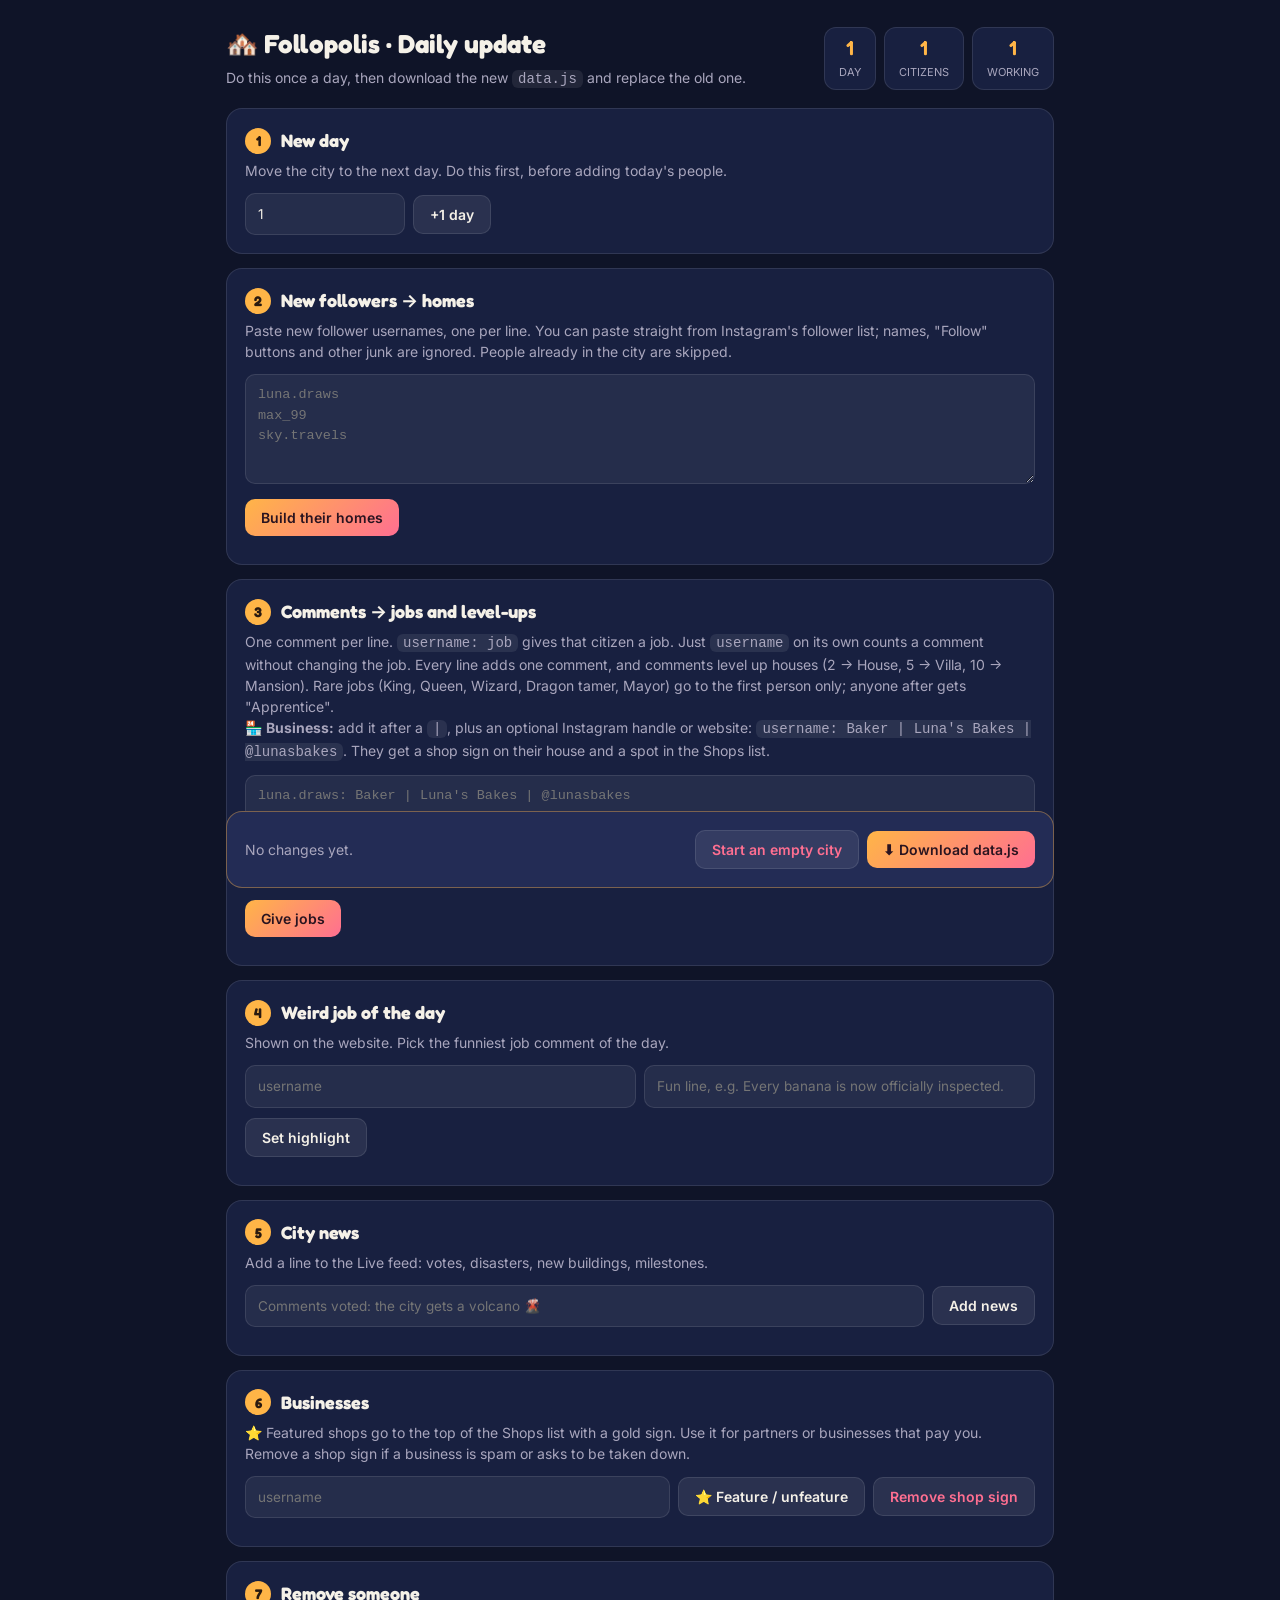
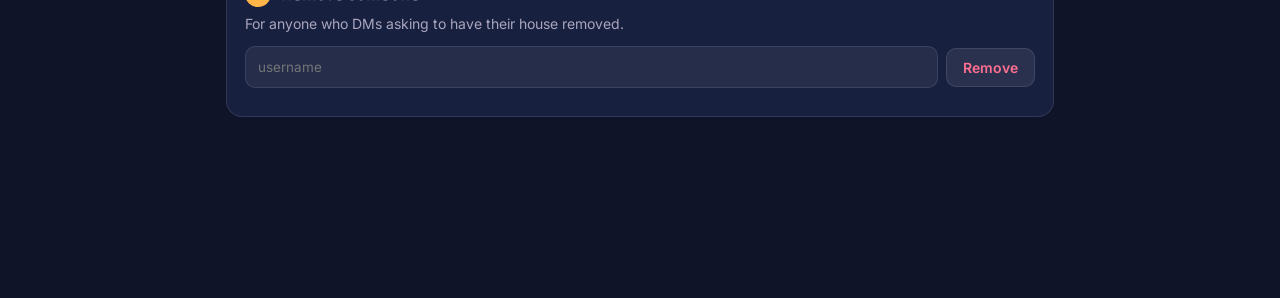
<file: admin.html>
<!doctype html>
<html lang="en">
<head>
  <meta charset="utf-8">
  <meta name="viewport" content="width=device-width, initial-scale=1">
  <meta name="robots" content="noindex">
  <link rel="icon" type="image/svg+xml" href="img/logo.svg">
  <title>City Admin</title>
  <link href="https://fonts.googleapis.com/css2?family=Fredoka:wght@500;600;700&family=Inter:wght@400;500;600&display=swap" rel="stylesheet">
  <script>
    // always load fresh copies so daily updates show up straight away
    for (const f of ['config', 'jobs', 'data']) document.write(`<script src="js/${f}.js?v=${Date.now()}"><\/script>`);
  </script>
  <style>
    :root { --bg: #0f1428; --card: #182040; --line: rgba(255,255,255,.1); --text: #f5f1e8; --muted: #a9a6bd; --accent: #ffb547; --pink: #ff6f91; --ok: #7ddc8a; }
    * { box-sizing: border-box; }
    [hidden] { display: none !important; }
    body { margin: 0; background: var(--bg); color: var(--text); font: 14px/1.5 Inter, system-ui, sans-serif; }
    main { max-width: 860px; margin: 0 auto; padding: 24px 16px 80px; }
    h1, h2 { font-family: Fredoka, Inter, sans-serif; margin: 0; }
    h1 { font-size: 26px; }
    h2 { font-size: 18px; display: flex; gap: 10px; align-items: center; }
    h2 .n { width: 26px; height: 26px; border-radius: 50%; background: var(--accent); color: #2a1a10; display: grid; place-items: center; font-size: 14px; flex: none; }
    .top { display: flex; justify-content: space-between; align-items: end; gap: 12px; flex-wrap: wrap; margin-bottom: 18px; }
    .top p { margin: 4px 0 0; color: var(--muted); }
    .stats { display: flex; gap: 8px; }
    .stat { background: var(--card); border: 1px solid var(--line); border-radius: 12px; padding: 8px 14px; text-align: center; }
    .stat b { display: block; font: 600 20px Fredoka; color: var(--accent); }
    .stat small { color: var(--muted); font-size: 11px; text-transform: uppercase; }
    section { background: var(--card); border: 1px solid var(--line); border-radius: 16px; padding: 18px; margin-bottom: 14px; }
    section p.help { color: var(--muted); margin: 6px 0 12px; }
    code { background: rgba(255,255,255,.08); padding: 1px 6px; border-radius: 6px; }
    textarea, input { width: 100%; background: rgba(255,255,255,.06); border: 1px solid var(--line); color: var(--text); border-radius: 10px; padding: 10px 12px; font: 13.5px/1.5 ui-monospace, Consolas, monospace; }
    textarea { min-height: 110px; resize: vertical; }
    input { font-family: Inter, sans-serif; }
    .row { display: flex; gap: 8px; align-items: center; flex-wrap: wrap; margin-top: 10px; }
    .row input { flex: 1; min-width: 160px; }
    button { font: 600 14px Inter, sans-serif; border: 1px solid var(--line); background: rgba(255,255,255,.08); color: var(--text); padding: 10px 16px; border-radius: 10px; cursor: pointer; }
    button:hover { background: rgba(255,255,255,.14); }
    button.primary { background: linear-gradient(135deg, var(--accent), var(--pink)); color: #2a1420; border: 0; }
    button.danger { color: var(--pink); }
    .out { margin-top: 10px; font-size: 13px; color: var(--ok); white-space: pre-wrap; }
    .out .warn { color: var(--accent); }
    .save { position: sticky; bottom: 12px; display: flex; gap: 10px; align-items: center; justify-content: space-between; flex-wrap: wrap; background: #232c55; border-color: rgba(255,181,71,.4); }
    .save p { margin: 0; color: var(--muted); }
    .save b { color: var(--accent); }
    #draft { background: rgba(255,181,71,.12); border-color: rgba(255,181,71,.4); }
    a { color: var(--accent); }
  </style>
</head>
<body>
<main>
  <div class="top">
    <div>
      <h1>🏘️ <span id="name"></span> · Daily update</h1>
      <p>Do this once a day, then download the new <code>data.js</code> and replace the old one.</p>
    </div>
    <div class="stats">
      <div class="stat"><b id="s-day"></b><small>Day</small></div>
      <div class="stat"><b id="s-cit"></b><small>Citizens</small></div>
      <div class="stat"><b id="s-work"></b><small>Working</small></div>
    </div>
  </div>

  <section id="draft" hidden>
    <h2>You have unsaved changes from last time</h2>
    <p class="help" id="draft-info"></p>
    <div class="row"><button class="primary" id="draft-yes">Continue those changes</button><button id="draft-no">Throw them away</button></div>
  </section>

  <section>
    <h2><span class="n">1</span> New day</h2>
    <p class="help">Move the city to the next day. Do this first, before adding today's people.</p>
    <div class="row"><input id="day" type="number" min="1" style="max-width:120px"><button id="next-day">+1 day</button></div>
  </section>

  <section>
    <h2><span class="n">2</span> New followers → homes</h2>
    <p class="help">Paste new follower usernames, one per line. You can paste straight from Instagram's follower list; names, "Follow" buttons and other junk are ignored. People already in the city are skipped.</p>
    <textarea id="followers" placeholder="luna.draws&#10;max_99&#10;sky.travels"></textarea>
    <div class="row"><button class="primary" id="add-followers">Build their homes</button></div>
    <div class="out" id="out-followers"></div>
  </section>

  <section>
    <h2><span class="n">3</span> Comments → jobs and level-ups</h2>
    <p class="help">One comment per line. <code>username: job</code> gives that citizen a job. Just <code>username</code> on its own counts a comment without changing the job. Every line adds one comment, and comments level up houses (2 → House, 5 → Villa, 10 → Mansion). Rare jobs (King, Queen, Wizard, Dragon tamer, Mayor) go to the first person only; anyone after gets "Apprentice".<br>
      🏪 <b>Business:</b> add it after a <code>|</code>, plus an optional Instagram handle or website: <code>username: Baker | Luna's Bakes | @lunasbakes</code>. They get a shop sign on their house and a spot in the Shops list.</p>
    <textarea id="comments" placeholder="luna.draws: Baker | Luna's Bakes | @lunasbakes&#10;max_99: ghost hunter&#10;sky.travels"></textarea>
    <div class="row"><button class="primary" id="apply-comments">Give jobs</button></div>
    <div class="out" id="out-comments"></div>
  </section>

  <section>
    <h2><span class="n">4</span> Weird job of the day</h2>
    <p class="help">Shown on the website. Pick the funniest job comment of the day.</p>
    <div class="row"><input id="hl-name" placeholder="username" list="names"><input id="hl-note" placeholder="Fun line, e.g. Every banana is now officially inspected."></div>
    <div class="row"><button id="set-hl">Set highlight</button></div>
    <div class="out" id="out-hl"></div>
  </section>

  <section>
    <h2><span class="n">5</span> City news</h2>
    <p class="help">Add a line to the Live feed: votes, disasters, new buildings, milestones.</p>
    <div class="row"><input id="event" placeholder="Comments voted: the city gets a volcano 🌋"><button id="add-event">Add news</button></div>
    <div class="out" id="out-event"></div>
  </section>

  <section>
    <h2><span class="n">6</span> Businesses</h2>
    <p class="help">⭐ Featured shops go to the top of the Shops list with a gold sign. Use it for partners or businesses that pay you. Remove a shop sign if a business is spam or asks to be taken down.</p>
    <div class="row"><input id="biz" placeholder="username" list="names"><button id="feature">⭐ Feature / unfeature</button><button class="danger" id="unbiz">Remove shop sign</button></div>
    <div class="out" id="out-biz"></div>
  </section>

  <section>
    <h2><span class="n">7</span> Remove someone</h2>
    <p class="help">For anyone who DMs asking to have their house removed.</p>
    <div class="row"><input id="remove" placeholder="username" list="names"><button class="danger" id="do-remove">Remove</button></div>
    <div class="out" id="out-remove"></div>
  </section>

  <section class="save">
    <p id="changes">No changes yet.</p>
    <div class="row" style="margin:0">
      <button id="reset" class="danger">Start an empty city</button>
      <button class="primary" id="download">⬇ Download data.js</button>
    </div>
  </section>
  <datalist id="names"></datalist>
</main>

<script src="js/admin.js"></script>
</body>
</html>
</file>
